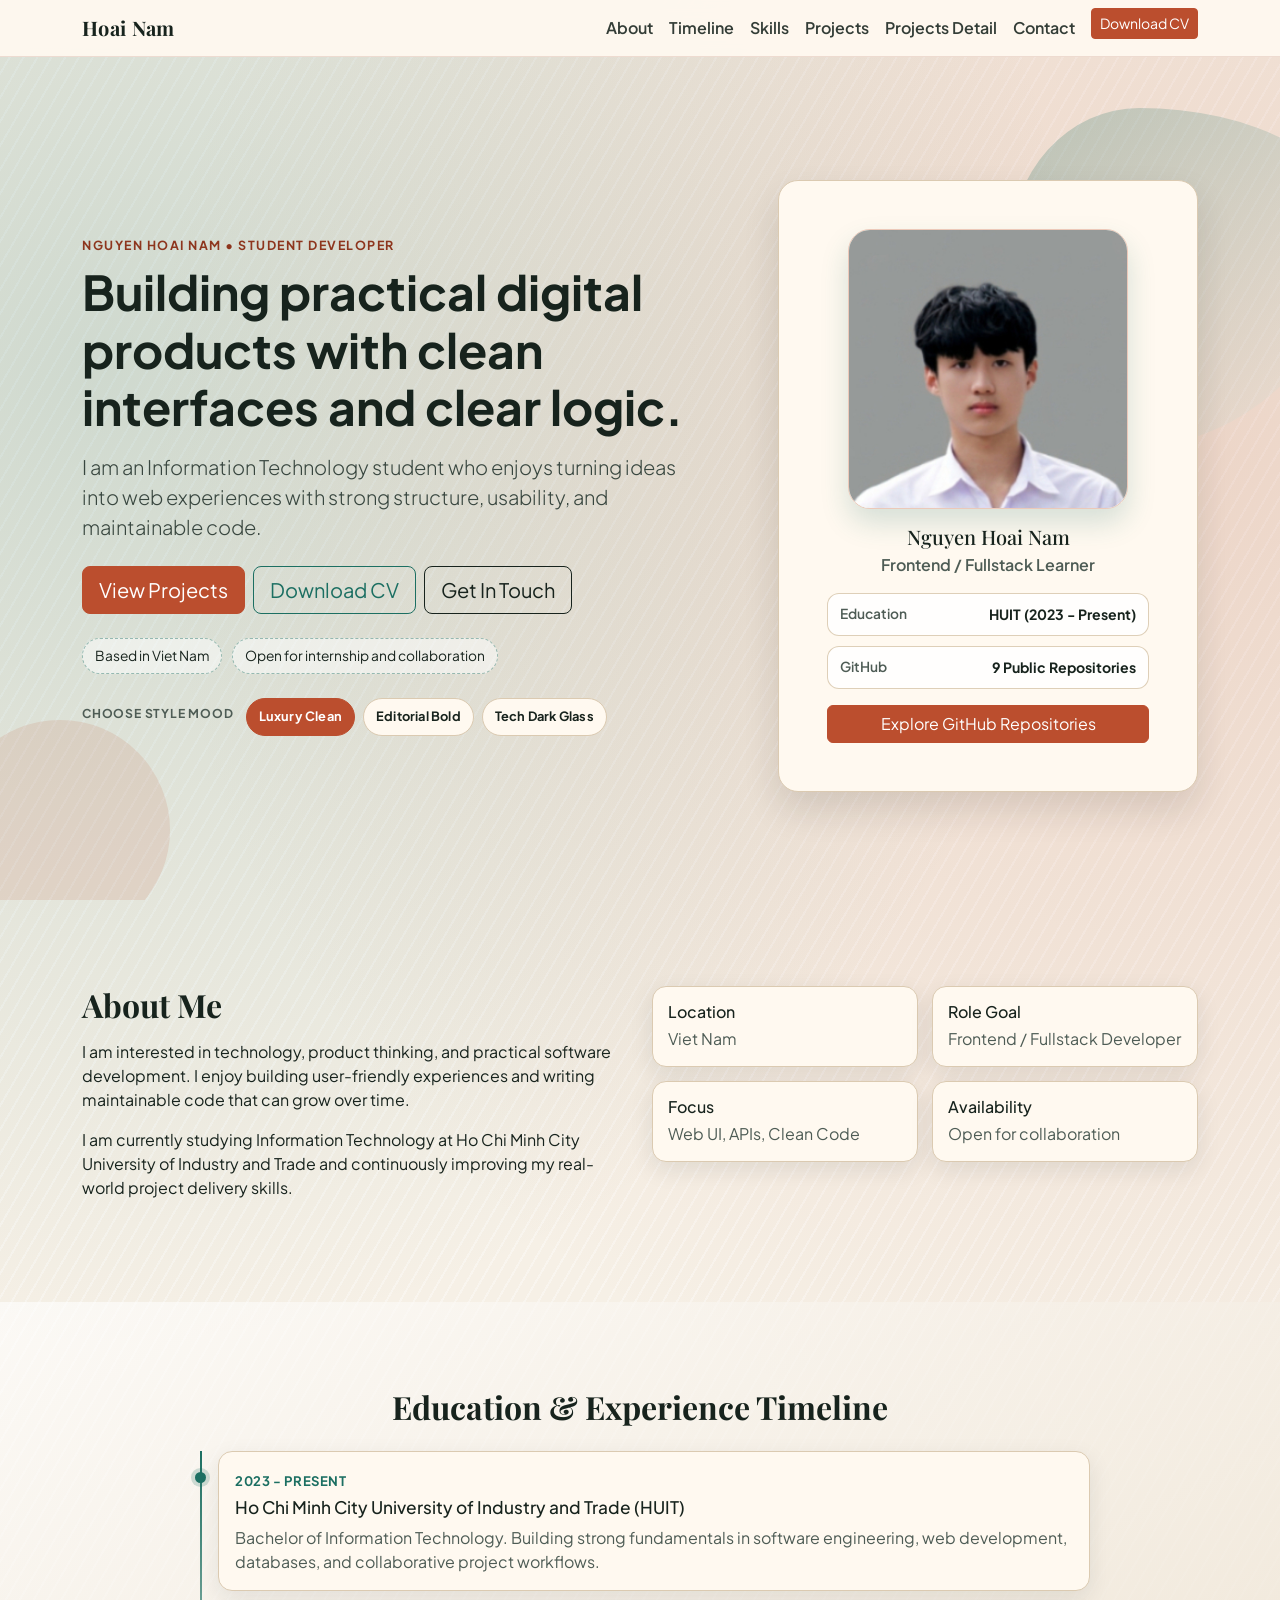
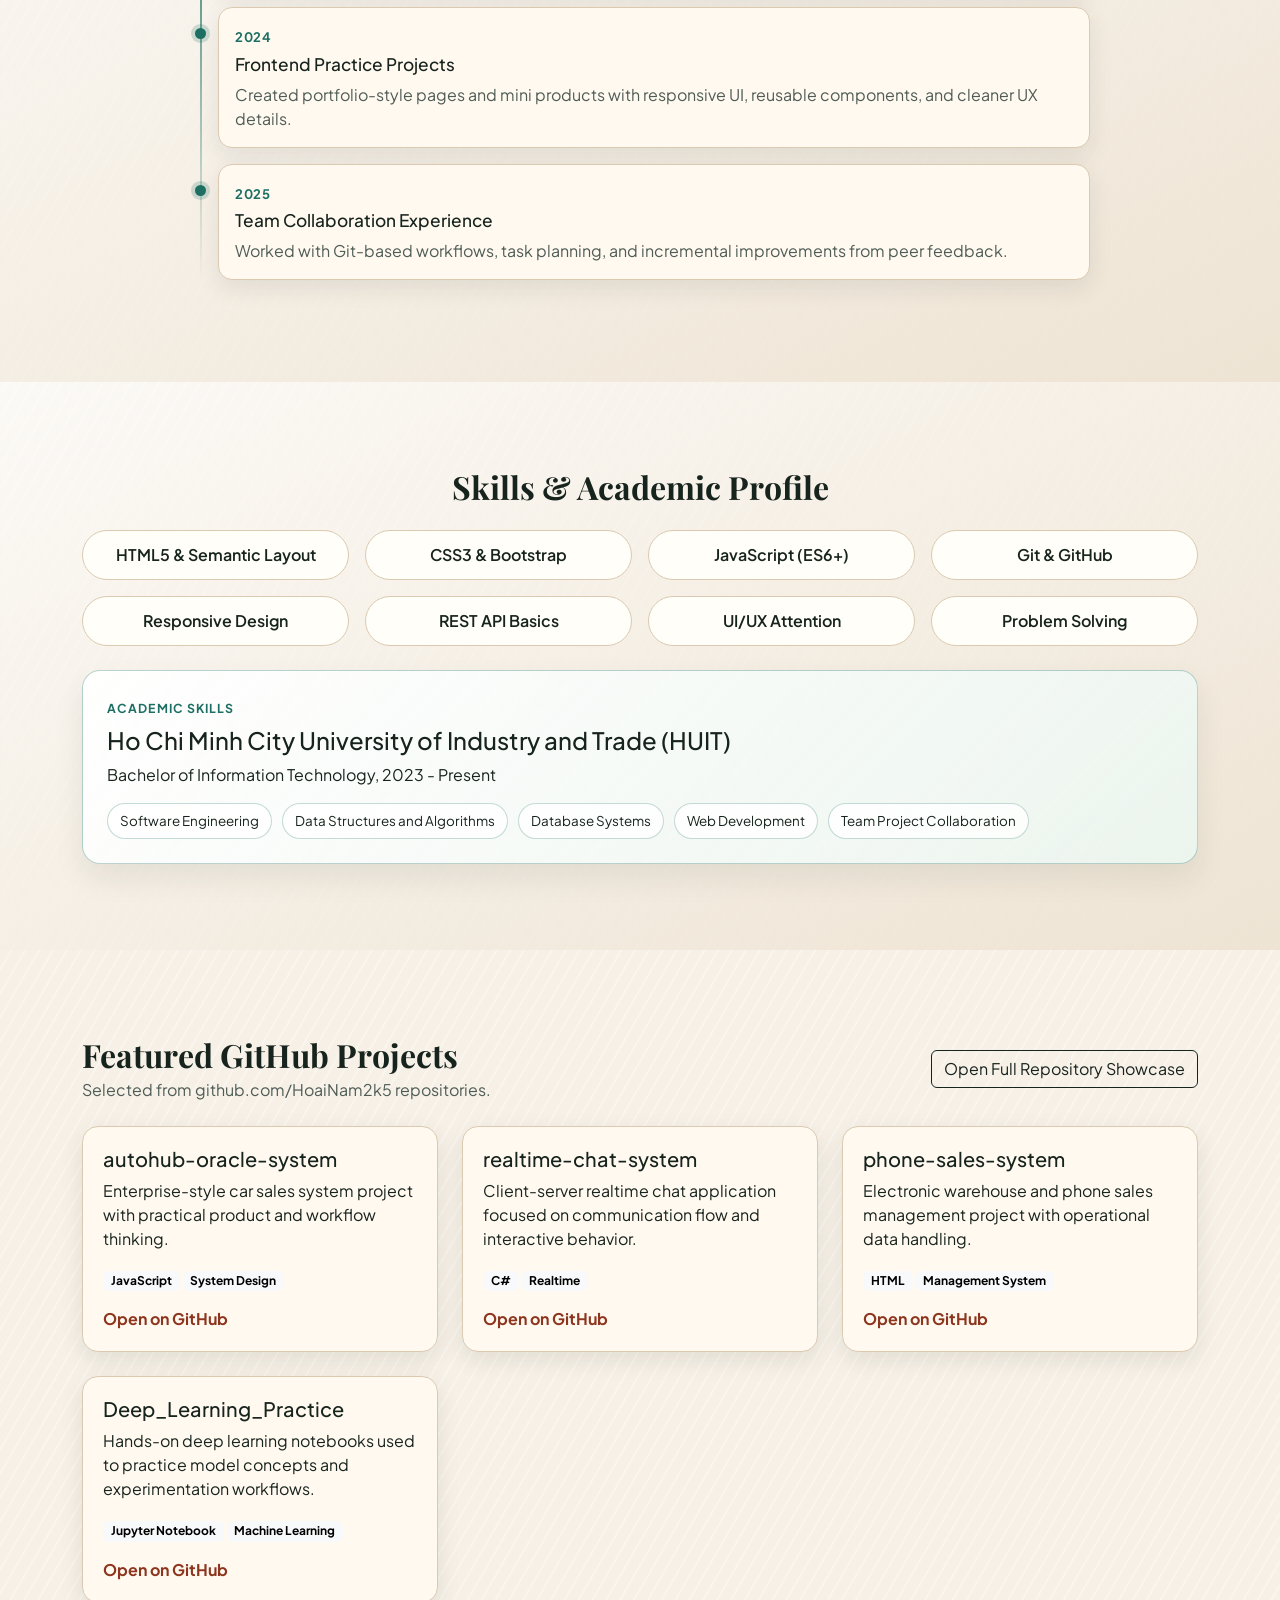
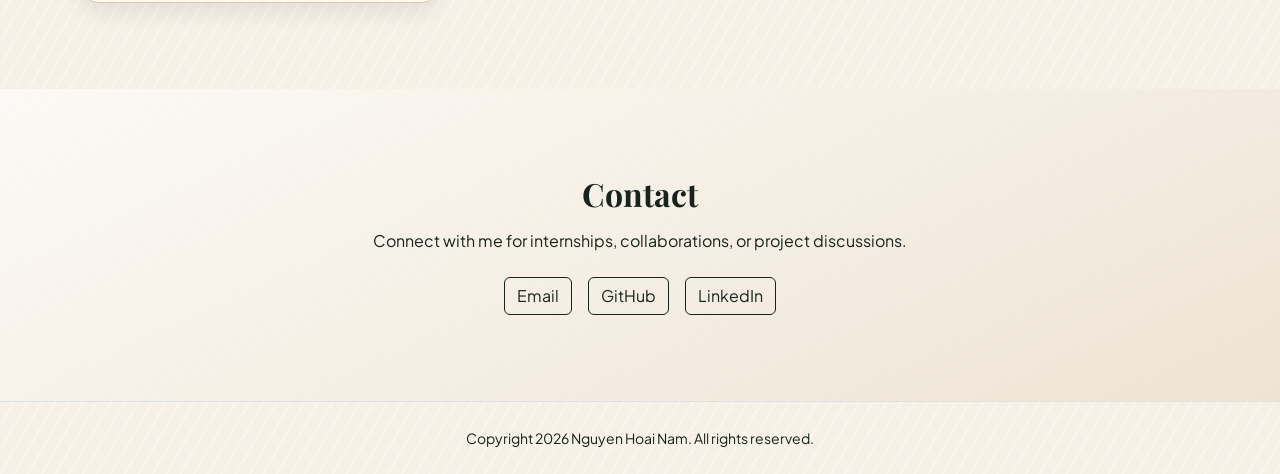
<file: index.html>
<!doctype html>
<html lang="en">
<head>
  <meta charset="UTF-8" />
  <meta name="viewport" content="width=device-width, initial-scale=1.0" />
  <title>Nguyen Hoai Nam - Profile</title>
  <meta name="description" content="Nguyen Hoai Nam portfolio with profile, academic background, and project showcase from GitHub repositories." />

  <link rel="preconnect" href="https://fonts.googleapis.com" />
  <link rel="preconnect" href="https://fonts.gstatic.com" crossorigin />
  <link href="https://fonts.googleapis.com/css2?family=Bebas+Neue&family=Playfair+Display:wght@500;700;800&family=Plus+Jakarta+Sans:wght@400;500;600;700&family=Sora:wght@400;500;600;700&display=swap" rel="stylesheet" />

  <link
    href="https://cdn.jsdelivr.net/npm/bootstrap@5.3.3/dist/css/bootstrap.min.css"
    rel="stylesheet"
    integrity="sha384-QWTKZyjpPEjISv5WaRU9OFeRpok6YctnYmDr5pNlyT2bRjXh0JMhjY6hW+ALEwIH"
    crossorigin="anonymous"
  />

  <link rel="stylesheet" href="assets/css/style.css" />
</head>
<body data-bs-spy="scroll" data-bs-target="#mainNav" data-bs-offset="90" tabindex="0">
  <header>
    <nav id="mainNav" class="navbar navbar-expand-lg navbar-light nav-shell fixed-top">
      <div class="container">
        <a class="navbar-brand fw-bold" href="#home">Hoai Nam</a>
        <button class="navbar-toggler" type="button" data-bs-toggle="collapse" data-bs-target="#navbarContent" aria-controls="navbarContent" aria-expanded="false" aria-label="Toggle navigation">
          <span class="navbar-toggler-icon"></span>
        </button>
        <div class="collapse navbar-collapse" id="navbarContent">
          <ul class="navbar-nav ms-auto mb-2 mb-lg-0">
            <li class="nav-item"><a class="nav-link" href="#about">About</a></li>
            <li class="nav-item"><a class="nav-link" href="#timeline">Timeline</a></li>
            <li class="nav-item"><a class="nav-link" href="#skills">Skills</a></li>
            <li class="nav-item"><a class="nav-link" href="#projects">Projects</a></li>
            <li class="nav-item"><a class="nav-link" href="projects.html">Projects Detail</a></li>
            <li class="nav-item"><a class="nav-link" href="#contact">Contact</a></li>
            <li class="nav-item ms-lg-2"><a class="btn btn-sm btn-brand" href="assets/docs/NguyenHoaiNam_CV.pdf" download>Download CV</a></li>
          </ul>
        </div>
      </div>
    </nav>
  </header>

  <main>
    <section id="home" class="hero-section d-flex align-items-center">
      <div class="container py-5">
        <div class="row align-items-center g-4 g-lg-5">
          <div class="col-lg-7">
            <p class="eyebrow mb-2">Nguyen Hoai Nam • Student Developer</p>
            <h1 class="display-5 fw-bold mb-3">Building practical digital products with clean interfaces and clear logic.</h1>
            <p class="lead mb-4">I am an Information Technology student who enjoys turning ideas into web experiences with strong structure, usability, and maintainable code.</p>
            <div class="d-flex flex-wrap gap-2">
              <a href="#projects" class="btn btn-brand btn-lg">View Projects</a>
              <a href="assets/docs/NguyenHoaiNam_CV.pdf" class="btn btn-outline-success btn-lg" download>Download CV</a>
              <a href="#contact" class="btn btn-outline-dark btn-lg">Get In Touch</a>
            </div>
            <div class="hero-meta mt-4">
              <span>Based in Viet Nam</span>
              <span>Open for internship and collaboration</span>
            </div>
            <div class="theme-switcher mt-4" aria-label="Style mode switcher">
              <p class="theme-switcher-label mb-2">Choose Style Mood</p>
              <div class="theme-switcher-buttons">
                <button class="theme-btn active" data-theme="luxury" type="button">Luxury Clean</button>
                <button class="theme-btn" data-theme="editorial" type="button">Editorial Bold</button>
                <button class="theme-btn" data-theme="tech" type="button">Tech Dark Glass</button>
              </div>
            </div>
          </div>
          <div class="col-lg-5">
            <aside class="profile-card profile-card--compact p-4 p-md-5">
              <div class="avatar-shell">
                <img src="assets/images/personal/Avt.jpg" alt="Nguyen Hoai Nam profile" class="img-fluid profile-image" />
              </div>
              <div class="profile-identity mt-3">
                <h2 class="h5 mb-1">Nguyen Hoai Nam</h2>
                <p class="mb-0">Frontend / Fullstack Learner</p>
              </div>
              <div class="profile-mini-list mt-3">
                <div>
                  <span>Education</span>
                  <strong>HUIT (2023 - Present)</strong>
                </div>
                <div>
                  <span>GitHub</span>
                  <strong>9 Public Repositories</strong>
                </div>
              </div>
              <a class="btn btn-brand w-100 mt-3" href="https://github.com/HoaiNam2k5?tab=repositories" target="_blank" rel="noopener noreferrer">Explore GitHub Repositories</a>
            </aside>
          </div>
        </div>
      </div>
    </section>

    <section id="about" class="section-space">
      <div class="container">
        <div class="row g-4">
          <div class="col-lg-6">
            <h2 class="section-title">About Me</h2>
            <p>I am interested in technology, product thinking, and practical software development. I enjoy building user-friendly experiences and writing maintainable code that can grow over time.</p>
            <p>I am currently studying Information Technology at Ho Chi Minh City University of Industry and Trade and continuously improving my real-world project delivery skills.</p>
          </div>
          <div class="col-lg-6">
            <div class="info-grid">
              <div class="info-item">
                <h3>Location</h3>
                <p>Viet Nam</p>
              </div>
              <div class="info-item">
                <h3>Role Goal</h3>
                <p>Frontend / Fullstack Developer</p>
              </div>
              <div class="info-item">
                <h3>Focus</h3>
                <p>Web UI, APIs, Clean Code</p>
              </div>
              <div class="info-item">
                <h3>Availability</h3>
                <p>Open for collaboration</p>
              </div>
            </div>
          </div>
        </div>
      </div>
    </section>

    <section id="timeline" class="section-space section-soft">
      <div class="container">
        <h2 class="section-title text-center mb-4">Education & Experience Timeline</h2>
        <div class="timeline-wrap">
          <article class="timeline-item">
            <span class="timeline-date">2023 - Present</span>
            <h3>Ho Chi Minh City University of Industry and Trade (HUIT)</h3>
            <p>Bachelor of Information Technology. Building strong fundamentals in software engineering, web development, databases, and collaborative project workflows.</p>
          </article>
          <article class="timeline-item">
            <span class="timeline-date">2024</span>
            <h3>Frontend Practice Projects</h3>
            <p>Created portfolio-style pages and mini products with responsive UI, reusable components, and cleaner UX details.</p>
          </article>
          <article class="timeline-item">
            <span class="timeline-date">2025</span>
            <h3>Team Collaboration Experience</h3>
            <p>Worked with Git-based workflows, task planning, and incremental improvements from peer feedback.</p>
          </article>
        </div>
      </div>
    </section>

    <section id="skills" class="section-space section-soft">
      <div class="container">
        <h2 class="section-title text-center mb-4">Skills & Academic Profile</h2>
        <div class="row g-3 mb-4">
          <div class="col-sm-6 col-lg-3"><div class="skill-pill">HTML5 & Semantic Layout</div></div>
          <div class="col-sm-6 col-lg-3"><div class="skill-pill">CSS3 & Bootstrap</div></div>
          <div class="col-sm-6 col-lg-3"><div class="skill-pill">JavaScript (ES6+)</div></div>
          <div class="col-sm-6 col-lg-3"><div class="skill-pill">Git & GitHub</div></div>
          <div class="col-sm-6 col-lg-3"><div class="skill-pill">Responsive Design</div></div>
          <div class="col-sm-6 col-lg-3"><div class="skill-pill">REST API Basics</div></div>
          <div class="col-sm-6 col-lg-3"><div class="skill-pill">UI/UX Attention</div></div>
          <div class="col-sm-6 col-lg-3"><div class="skill-pill">Problem Solving</div></div>
        </div>
        <div class="school-skill-card">
          <p class="school-label mb-2">Academic Skills</p>
          <h3 class="h4 mb-2">Ho Chi Minh City University of Industry and Trade (HUIT)</h3>
          <p class="mb-3">Bachelor of Information Technology, 2023 - Present</p>
          <div class="school-tags">
            <span>Software Engineering</span>
            <span>Data Structures and Algorithms</span>
            <span>Database Systems</span>
            <span>Web Development</span>
            <span>Team Project Collaboration</span>
          </div>
        </div>
      </div>
    </section>

    <section id="projects" class="section-space">
      <div class="container">
        <div class="d-flex justify-content-between align-items-center flex-wrap gap-2 mb-4">
          <div>
            <h2 class="section-title text-center text-lg-start mb-1">Featured GitHub Projects</h2>
            <p class="text-muted mb-0">Selected from github.com/HoaiNam2k5 repositories.</p>
          </div>
          <a class="btn btn-outline-dark" href="projects.html">Open Full Repository Showcase</a>
        </div>
        <div class="row g-4">
          <div class="col-md-6 col-lg-4">
            <article class="project-card h-100">
              <h3 class="h5">autohub-oracle-system</h3>
              <p>Enterprise-style car sales system project with practical product and workflow thinking.</p>
              <span class="badge text-bg-light">JavaScript</span>
              <span class="badge text-bg-light">System Design</span>
              <div class="mt-3"><a href="https://github.com/HoaiNam2k5/autohub-oracle-system" class="project-link" target="_blank" rel="noopener noreferrer">Open on GitHub</a></div>
            </article>
          </div>
          <div class="col-md-6 col-lg-4">
            <article class="project-card h-100">
              <h3 class="h5">realtime-chat-system</h3>
              <p>Client-server realtime chat application focused on communication flow and interactive behavior.</p>
              <span class="badge text-bg-light">C#</span>
              <span class="badge text-bg-light">Realtime</span>
              <div class="mt-3"><a href="https://github.com/HoaiNam2k5/realtime-chat-system" class="project-link" target="_blank" rel="noopener noreferrer">Open on GitHub</a></div>
            </article>
          </div>
          <div class="col-md-6 col-lg-4">
            <article class="project-card h-100">
              <h3 class="h5">phone-sales-system</h3>
              <p>Electronic warehouse and phone sales management project with operational data handling.</p>
              <span class="badge text-bg-light">HTML</span>
              <span class="badge text-bg-light">Management System</span>
              <div class="mt-3"><a href="https://github.com/HoaiNam2k5/phone-sales-system" class="project-link" target="_blank" rel="noopener noreferrer">Open on GitHub</a></div>
            </article>
          </div>
          <div class="col-md-6 col-lg-4">
            <article class="project-card h-100">
              <h3 class="h5">Deep_Learning_Practice</h3>
              <p>Hands-on deep learning notebooks used to practice model concepts and experimentation workflows.</p>
              <span class="badge text-bg-light">Jupyter Notebook</span>
              <span class="badge text-bg-light">Machine Learning</span>
              <div class="mt-3"><a href="https://github.com/HoaiNam2k5/Deep_Learning_Practice" class="project-link" target="_blank" rel="noopener noreferrer">Open on GitHub</a></div>
            </article>
          </div>
        </div>
      </div>
    </section>

    <section id="contact" class="section-space section-soft">
      <div class="container">
        <div class="row justify-content-center">
          <div class="col-lg-8 text-center">
            <h2 class="section-title mb-3">Contact</h2>
            <p class="mb-4">Connect with me for internships, collaborations, or project discussions.</p>
            <div class="d-flex flex-wrap justify-content-center gap-3">
              <a class="btn btn-outline-dark" href="#" aria-label="Email">Email</a>
              <a class="btn btn-outline-dark" href="https://github.com/HoaiNam2k5" target="_blank" rel="noopener noreferrer" aria-label="GitHub">GitHub</a>
              <a class="btn btn-outline-dark" href="#" aria-label="LinkedIn">LinkedIn</a>
            </div>
          </div>
        </div>
      </div>
    </section>
  </main>

  <footer class="py-4 border-top">
    <div class="container text-center">
      <small>Copyright <span id="currentYear"></span> Nguyen Hoai Nam. All rights reserved.</small>
    </div>
  </footer>

  <script
    src="https://cdn.jsdelivr.net/npm/bootstrap@5.3.3/dist/js/bootstrap.bundle.min.js"
    integrity="sha384-YvpcrYf0tY3lHB60NNkmXc5s9fDVZLESaAA55NDzOxhy9GkcIdslK1eN7N6jIeHz"
    crossorigin="anonymous"
  ></script>
  <script src="assets/js/main.js"></script>
</body>
</html>
</file>
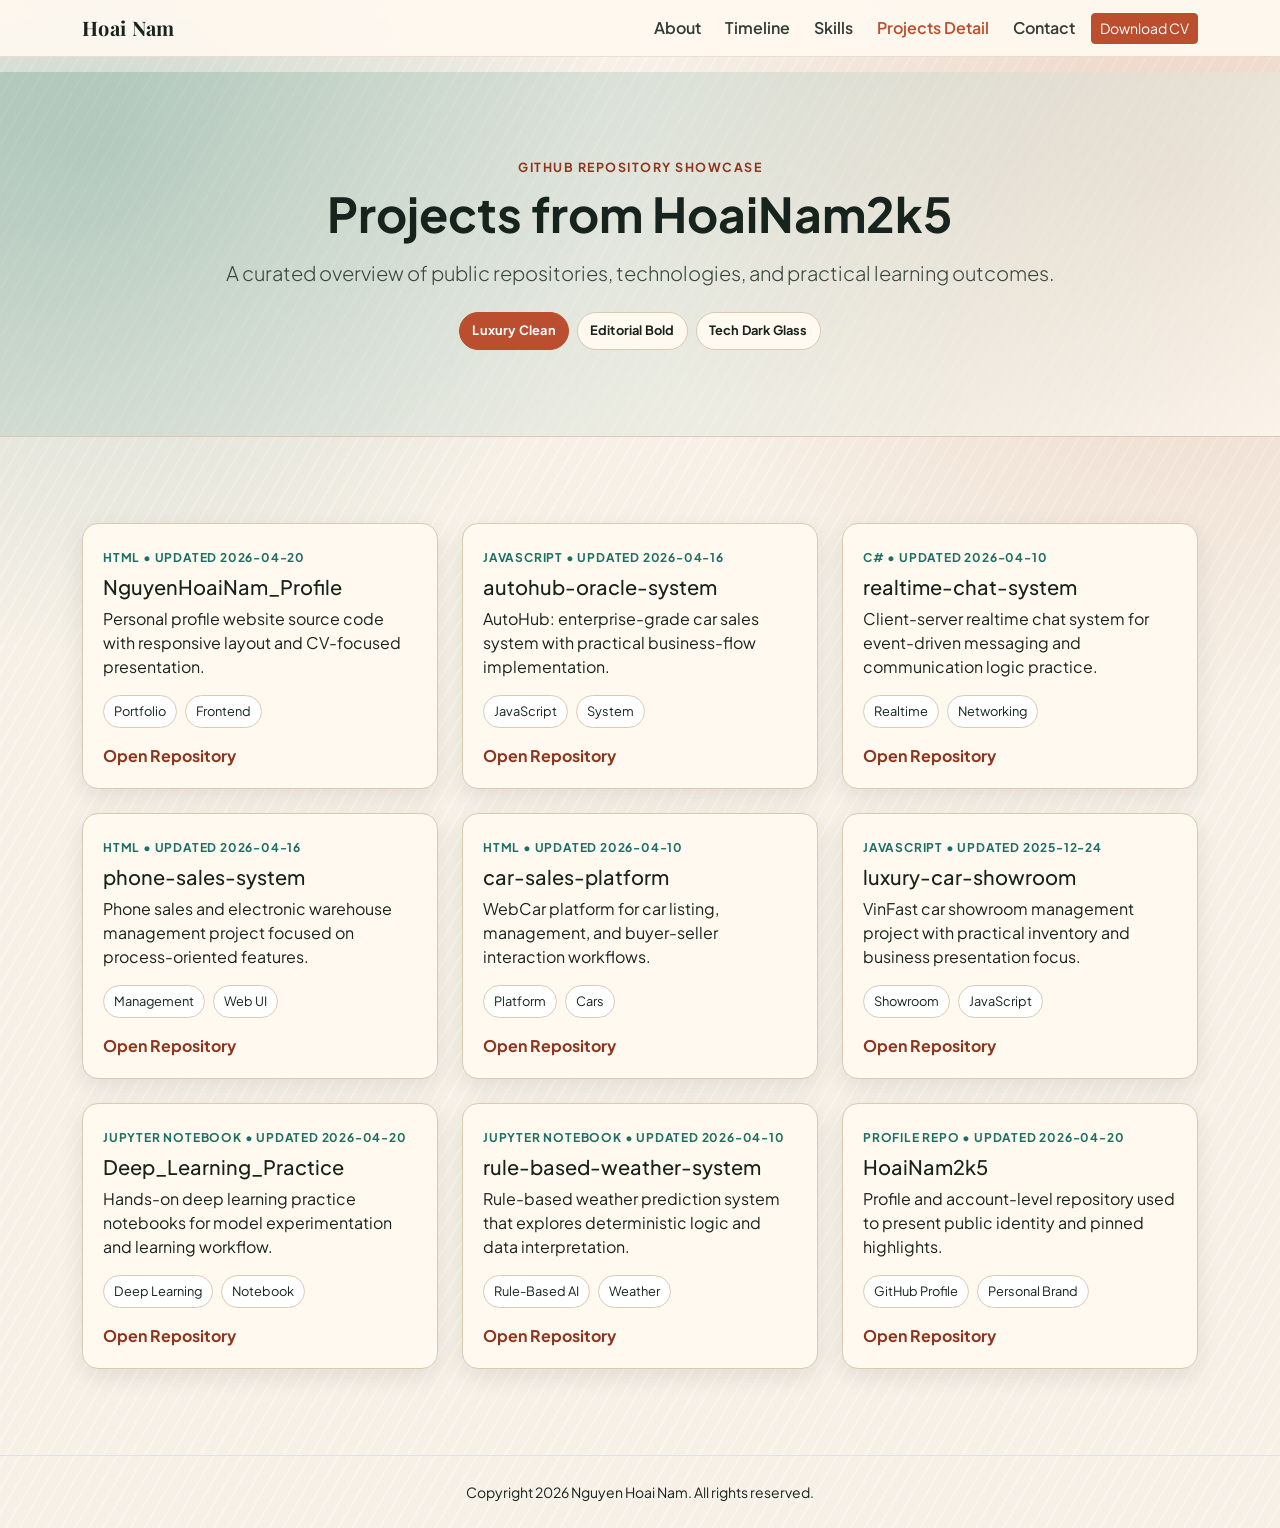
<file: projects.html>
<!doctype html>
<html lang="en">
<head>
  <meta charset="UTF-8" />
  <meta name="viewport" content="width=device-width, initial-scale=1.0" />
  <title>Nguyen Hoai Nam - Projects</title>
  <meta name="description" content="Repository showcase for Nguyen Hoai Nam with selected GitHub projects and stacks." />

  <link rel="preconnect" href="https://fonts.googleapis.com" />
  <link rel="preconnect" href="https://fonts.gstatic.com" crossorigin />
  <link href="https://fonts.googleapis.com/css2?family=Bebas+Neue&family=Playfair+Display:wght@500;700;800&family=Plus+Jakarta+Sans:wght@400;500;600;700&family=Sora:wght@400;500;600;700&display=swap" rel="stylesheet" />

  <link
    href="https://cdn.jsdelivr.net/npm/bootstrap@5.3.3/dist/css/bootstrap.min.css"
    rel="stylesheet"
    integrity="sha384-QWTKZyjpPEjISv5WaRU9OFeRpok6YctnYmDr5pNlyT2bRjXh0JMhjY6hW+ALEwIH"
    crossorigin="anonymous"
  />

  <link rel="stylesheet" href="assets/css/style.css" />
</head>
<body>
  <header>
    <nav class="navbar navbar-expand-lg navbar-light nav-shell fixed-top">
      <div class="container">
        <a class="navbar-brand fw-bold" href="index.html#home">Hoai Nam</a>
        <button class="navbar-toggler" type="button" data-bs-toggle="collapse" data-bs-target="#navbarContent" aria-controls="navbarContent" aria-expanded="false" aria-label="Toggle navigation">
          <span class="navbar-toggler-icon"></span>
        </button>
        <div class="collapse navbar-collapse" id="navbarContent">
          <ul class="navbar-nav ms-auto mb-2 mb-lg-0 align-items-lg-center gap-lg-2">
            <li class="nav-item"><a class="nav-link" href="index.html#about">About</a></li>
            <li class="nav-item"><a class="nav-link" href="index.html#timeline">Timeline</a></li>
            <li class="nav-item"><a class="nav-link" href="index.html#skills">Skills</a></li>
            <li class="nav-item"><a class="nav-link active" aria-current="page" href="projects.html">Projects Detail</a></li>
            <li class="nav-item"><a class="nav-link" href="index.html#contact">Contact</a></li>
            <li class="nav-item"><a class="btn btn-sm btn-brand" href="assets/docs/NguyenHoaiNam_CV.pdf" download>Download CV</a></li>
          </ul>
        </div>
      </div>
    </nav>
  </header>

  <main>
    <section class="project-hero section-space">
      <div class="container text-center">
        <p class="eyebrow mb-2">GitHub Repository Showcase</p>
        <h1 class="display-5 fw-bold mb-3">Projects from HoaiNam2k5</h1>
        <p class="lead mb-0">A curated overview of public repositories, technologies, and practical learning outcomes.</p>
        <div class="theme-switcher justify-content-center mt-4" aria-label="Style mode switcher">
          <div class="theme-switcher-buttons">
            <button class="theme-btn active" data-theme="luxury" type="button">Luxury Clean</button>
            <button class="theme-btn" data-theme="editorial" type="button">Editorial Bold</button>
            <button class="theme-btn" data-theme="tech" type="button">Tech Dark Glass</button>
          </div>
        </div>
      </div>
    </section>

    <section class="section-space" id="repository-list">
      <div class="container">
        <div class="row g-4">
          <div class="col-md-6 col-xl-4">
            <article class="repo-card h-100">
              <p class="repo-meta mb-2">HTML • Updated 2026-04-20</p>
              <h2 class="h5 mb-2">NguyenHoaiNam_Profile</h2>
              <p class="mb-3">Personal profile website source code with responsive layout and CV-focused presentation.</p>
              <div class="d-flex flex-wrap gap-2 mb-3">
                <span class="stack-tag">Portfolio</span>
                <span class="stack-tag">Frontend</span>
              </div>
              <a class="project-link" href="https://github.com/HoaiNam2k5/NguyenHoaiNam_Profile" target="_blank" rel="noopener noreferrer">Open Repository</a>
            </article>
          </div>

          <div class="col-md-6 col-xl-4">
            <article class="repo-card h-100">
              <p class="repo-meta mb-2">JavaScript • Updated 2026-04-16</p>
              <h2 class="h5 mb-2">autohub-oracle-system</h2>
              <p class="mb-3">AutoHub: enterprise-grade car sales system with practical business-flow implementation.</p>
              <div class="d-flex flex-wrap gap-2 mb-3">
                <span class="stack-tag">JavaScript</span>
                <span class="stack-tag">System</span>
              </div>
              <a class="project-link" href="https://github.com/HoaiNam2k5/autohub-oracle-system" target="_blank" rel="noopener noreferrer">Open Repository</a>
            </article>
          </div>

          <div class="col-md-6 col-xl-4">
            <article class="repo-card h-100">
              <p class="repo-meta mb-2">C# • Updated 2026-04-10</p>
              <h2 class="h5 mb-2">realtime-chat-system</h2>
              <p class="mb-3">Client-server realtime chat system for event-driven messaging and communication logic practice.</p>
              <div class="d-flex flex-wrap gap-2 mb-3">
                <span class="stack-tag">Realtime</span>
                <span class="stack-tag">Networking</span>
              </div>
              <a class="project-link" href="https://github.com/HoaiNam2k5/realtime-chat-system" target="_blank" rel="noopener noreferrer">Open Repository</a>
            </article>
          </div>

          <div class="col-md-6 col-xl-4">
            <article class="repo-card h-100">
              <p class="repo-meta mb-2">HTML • Updated 2026-04-16</p>
              <h2 class="h5 mb-2">phone-sales-system</h2>
              <p class="mb-3">Phone sales and electronic warehouse management project focused on process-oriented features.</p>
              <div class="d-flex flex-wrap gap-2 mb-3">
                <span class="stack-tag">Management</span>
                <span class="stack-tag">Web UI</span>
              </div>
              <a class="project-link" href="https://github.com/HoaiNam2k5/phone-sales-system" target="_blank" rel="noopener noreferrer">Open Repository</a>
            </article>
          </div>

          <div class="col-md-6 col-xl-4">
            <article class="repo-card h-100">
              <p class="repo-meta mb-2">HTML • Updated 2026-04-10</p>
              <h2 class="h5 mb-2">car-sales-platform</h2>
              <p class="mb-3">WebCar platform for car listing, management, and buyer-seller interaction workflows.</p>
              <div class="d-flex flex-wrap gap-2 mb-3">
                <span class="stack-tag">Platform</span>
                <span class="stack-tag">Cars</span>
              </div>
              <a class="project-link" href="https://github.com/HoaiNam2k5/car-sales-platform" target="_blank" rel="noopener noreferrer">Open Repository</a>
            </article>
          </div>

          <div class="col-md-6 col-xl-4">
            <article class="repo-card h-100">
              <p class="repo-meta mb-2">JavaScript • Updated 2025-12-24</p>
              <h2 class="h5 mb-2">luxury-car-showroom</h2>
              <p class="mb-3">VinFast car showroom management project with practical inventory and business presentation focus.</p>
              <div class="d-flex flex-wrap gap-2 mb-3">
                <span class="stack-tag">Showroom</span>
                <span class="stack-tag">JavaScript</span>
              </div>
              <a class="project-link" href="https://github.com/HoaiNam2k5/luxury-car-showroom" target="_blank" rel="noopener noreferrer">Open Repository</a>
            </article>
          </div>

          <div class="col-md-6 col-xl-4">
            <article class="repo-card h-100">
              <p class="repo-meta mb-2">Jupyter Notebook • Updated 2026-04-20</p>
              <h2 class="h5 mb-2">Deep_Learning_Practice</h2>
              <p class="mb-3">Hands-on deep learning practice notebooks for model experimentation and learning workflow.</p>
              <div class="d-flex flex-wrap gap-2 mb-3">
                <span class="stack-tag">Deep Learning</span>
                <span class="stack-tag">Notebook</span>
              </div>
              <a class="project-link" href="https://github.com/HoaiNam2k5/Deep_Learning_Practice" target="_blank" rel="noopener noreferrer">Open Repository</a>
            </article>
          </div>

          <div class="col-md-6 col-xl-4">
            <article class="repo-card h-100">
              <p class="repo-meta mb-2">Jupyter Notebook • Updated 2026-04-10</p>
              <h2 class="h5 mb-2">rule-based-weather-system</h2>
              <p class="mb-3">Rule-based weather prediction system that explores deterministic logic and data interpretation.</p>
              <div class="d-flex flex-wrap gap-2 mb-3">
                <span class="stack-tag">Rule-Based AI</span>
                <span class="stack-tag">Weather</span>
              </div>
              <a class="project-link" href="https://github.com/HoaiNam2k5/rule-based-weather-system" target="_blank" rel="noopener noreferrer">Open Repository</a>
            </article>
          </div>

          <div class="col-md-6 col-xl-4">
            <article class="repo-card h-100">
              <p class="repo-meta mb-2">Profile Repo • Updated 2026-04-20</p>
              <h2 class="h5 mb-2">HoaiNam2k5</h2>
              <p class="mb-3">Profile and account-level repository used to present public identity and pinned highlights.</p>
              <div class="d-flex flex-wrap gap-2 mb-3">
                <span class="stack-tag">GitHub Profile</span>
                <span class="stack-tag">Personal Brand</span>
              </div>
              <a class="project-link" href="https://github.com/HoaiNam2k5/HoaiNam2k5" target="_blank" rel="noopener noreferrer">Open Repository</a>
            </article>
          </div>
        </div>
      </div>
    </section>
  </main>

  <footer class="py-4 border-top">
    <div class="container text-center">
      <small>Copyright <span id="currentYear"></span> Nguyen Hoai Nam. All rights reserved.</small>
    </div>
  </footer>

  <script
    src="https://cdn.jsdelivr.net/npm/bootstrap@5.3.3/dist/js/bootstrap.bundle.min.js"
    integrity="sha384-YvpcrYf0tY3lHB60NNkmXc5s9fDVZLESaAA55NDzOxhy9GkcIdslK1eN7N6jIeHz"
    crossorigin="anonymous"
  ></script>
  <script src="assets/js/main.js"></script>
</body>
</html>
</file>
<file: assets/css/style.css>
:root {
  --font-body: "Plus Jakarta Sans", sans-serif;
  --font-display: "Playfair Display", serif;
  --bg-main: #f6f0e6;
  --card: #fff9f0;
  --line: #dbcab1;
  --text-main: #17231d;
  --text-soft: #4e5c55;
  --brand: #bb4e2e;
  --brand-dark: #8d351d;
  --accent: #1c6f62;
  --nav-bg: rgba(255, 249, 240, 0.92);
  --nav-border: rgba(141, 53, 29, 0.14);
  --bg-layer-1: radial-gradient(circle at 8% 10%, rgba(28, 111, 98, 0.18), transparent 28%);
  --bg-layer-2: radial-gradient(circle at 92% 12%, rgba(187, 78, 46, 0.17), transparent 30%);
  --bg-layer-3: repeating-linear-gradient(120deg, rgba(255, 255, 255, 0.34), rgba(255, 255, 255, 0.34) 2px, transparent 2px, transparent 12px);
  --hero-shape-1: linear-gradient(140deg, rgba(28, 111, 98, 0.25), rgba(255, 249, 240, 0.2));
  --hero-shape-2: rgba(187, 78, 46, 0.12);
  --meta-border: rgba(28, 111, 98, 0.42);
  --meta-bg: rgba(255, 255, 255, 0.5);
  --surface-filter: none;
  --card-radius: 20px;
  --card-shadow: 0 18px 36px rgba(35, 26, 15, 0.12);
  --avatar-border: rgba(187, 78, 46, 0.28);
  --avatar-shadow: 0 14px 28px rgba(28, 111, 98, 0.18);
  --item-bg: rgba(255, 255, 255, 0.82);
  --item-border: rgba(219, 202, 177, 0.9);
  --item-shadow: 0 8px 24px rgba(23, 35, 29, 0.09);
  --soft-gradient: linear-gradient(155deg, rgba(255, 255, 255, 0.62), rgba(237, 226, 209, 0.88));
  --school-bg: linear-gradient(135deg, rgba(255, 255, 255, 0.94), rgba(235, 248, 244, 0.78));
  --school-border: rgba(28, 111, 98, 0.3);
  --school-shadow: 0 14px 30px rgba(23, 35, 29, 0.08);
  --school-tag-border: rgba(28, 111, 98, 0.26);
  --school-tag-bg: rgba(255, 255, 255, 0.8);
  --pill-bg: #fffef8;
  --tag-bg: #fff;
  --hover-shadow: 0 16px 32px rgba(23, 35, 29, 0.14);
  --lead-color: #38463f;
  --project-hero-bg: linear-gradient(150deg, rgba(28, 111, 98, 0.2), rgba(255, 249, 240, 0.7));
  --footer-border: rgba(141, 53, 29, 0.2);
}

body[data-theme="editorial"] {
  --font-display: "Bebas Neue", sans-serif;
  --bg-main: #f8efe2;
  --card: #fffdf8;
  --line: #211914;
  --text-main: #120f0e;
  --text-soft: #4b3930;
  --brand: #c53f1d;
  --brand-dark: #8b250f;
  --accent: #101010;
  --nav-bg: rgba(255, 248, 238, 0.94);
  --nav-border: rgba(16, 16, 16, 0.25);
  --bg-layer-1: radial-gradient(circle at 0% 8%, rgba(197, 63, 29, 0.22), transparent 31%);
  --bg-layer-2: radial-gradient(circle at 96% 20%, rgba(16, 16, 16, 0.15), transparent 30%);
  --bg-layer-3: repeating-linear-gradient(90deg, rgba(255, 255, 255, 0.1), rgba(255, 255, 255, 0.1) 1px, transparent 1px, transparent 15px);
  --hero-shape-1: linear-gradient(130deg, rgba(197, 63, 29, 0.35), rgba(255, 253, 248, 0.15));
  --hero-shape-2: rgba(16, 16, 16, 0.1);
  --meta-border: rgba(16, 16, 16, 0.6);
  --meta-bg: rgba(255, 255, 255, 0.62);
  --card-radius: 10px;
  --card-shadow: 0 14px 28px rgba(19, 12, 9, 0.15);
  --avatar-border: rgba(16, 16, 16, 0.32);
  --avatar-shadow: 0 12px 24px rgba(197, 63, 29, 0.2);
  --item-bg: rgba(255, 255, 255, 0.9);
  --item-border: rgba(33, 25, 20, 0.42);
  --item-shadow: 0 10px 20px rgba(17, 11, 8, 0.12);
  --soft-gradient: linear-gradient(165deg, rgba(255, 255, 255, 0.6), rgba(245, 223, 204, 0.84));
  --school-bg: linear-gradient(135deg, rgba(255, 255, 255, 0.92), rgba(255, 229, 213, 0.72));
  --school-border: rgba(33, 25, 20, 0.35);
  --school-shadow: 0 12px 24px rgba(19, 12, 9, 0.14);
  --school-tag-border: rgba(16, 16, 16, 0.3);
  --school-tag-bg: rgba(255, 255, 255, 0.86);
  --pill-bg: #fffaf3;
  --tag-bg: #fffdf7;
  --hover-shadow: 0 14px 30px rgba(19, 12, 9, 0.2);
  --lead-color: #352922;
  --project-hero-bg: linear-gradient(140deg, rgba(197, 63, 29, 0.22), rgba(255, 252, 245, 0.78));
  --footer-border: rgba(16, 16, 16, 0.28);
}

body[data-theme="tech"] {
  --font-body: "Sora", sans-serif;
  --font-display: "Sora", sans-serif;
  --bg-main: #050b14;
  --card: rgba(10, 20, 33, 0.62);
  --line: rgba(108, 159, 191, 0.4);
  --text-main: #eaf5ff;
  --text-soft: #9fc2da;
  --brand: #38d5ff;
  --brand-dark: #1ca0c0;
  --accent: #87ffd7;
  --nav-bg: rgba(8, 16, 28, 0.72);
  --nav-border: rgba(108, 159, 191, 0.35);
  --bg-layer-1: radial-gradient(circle at 14% 8%, rgba(56, 213, 255, 0.22), transparent 26%);
  --bg-layer-2: radial-gradient(circle at 90% 16%, rgba(135, 255, 215, 0.16), transparent 28%);
  --bg-layer-3: repeating-linear-gradient(120deg, rgba(131, 180, 214, 0.1), rgba(131, 180, 214, 0.1) 1px, transparent 1px, transparent 16px);
  --hero-shape-1: linear-gradient(150deg, rgba(56, 213, 255, 0.28), rgba(18, 36, 56, 0.24));
  --hero-shape-2: rgba(96, 177, 242, 0.15);
  --meta-border: rgba(135, 255, 215, 0.55);
  --meta-bg: rgba(8, 17, 30, 0.45);
  --surface-filter: blur(14px);
  --card-radius: 22px;
  --card-shadow: 0 20px 40px rgba(0, 0, 0, 0.35);
  --avatar-border: rgba(56, 213, 255, 0.42);
  --avatar-shadow: 0 14px 30px rgba(17, 53, 74, 0.42);
  --item-bg: rgba(7, 22, 36, 0.58);
  --item-border: rgba(108, 159, 191, 0.34);
  --item-shadow: 0 14px 28px rgba(2, 7, 13, 0.45);
  --soft-gradient: linear-gradient(165deg, rgba(13, 23, 36, 0.86), rgba(5, 11, 20, 0.96));
  --school-bg: linear-gradient(135deg, rgba(12, 26, 39, 0.75), rgba(12, 40, 56, 0.5));
  --school-border: rgba(56, 213, 255, 0.35);
  --school-shadow: 0 18px 32px rgba(0, 0, 0, 0.44);
  --school-tag-border: rgba(135, 255, 215, 0.36);
  --school-tag-bg: rgba(10, 20, 33, 0.72);
  --pill-bg: rgba(10, 20, 33, 0.7);
  --tag-bg: rgba(7, 22, 36, 0.9);
  --hover-shadow: 0 20px 34px rgba(0, 0, 0, 0.56);
  --lead-color: #b7d3ea;
  --project-hero-bg: linear-gradient(150deg, rgba(56, 213, 255, 0.2), rgba(9, 17, 28, 0.75));
  --footer-border: rgba(108, 159, 191, 0.32);
}

* {
  box-sizing: border-box;
}

html,
body {
  scroll-behavior: smooth;
}

body {
  margin: 0;
  font-family: var(--font-body);
  color: var(--text-main);
  padding-top: 72px;
  background:
    var(--bg-layer-1),
    var(--bg-layer-2),
    var(--bg-layer-3),
    var(--bg-main);
}

.nav-shell {
  background: var(--nav-bg);
  backdrop-filter: blur(8px);
  border-bottom: 1px solid var(--nav-border);
}

.navbar-brand {
  font-family: var(--font-display);
  font-size: 1.25rem;
  letter-spacing: 0.3px;
  color: var(--text-main) !important;
}

.nav-link {
  font-weight: 600;
  color: var(--text-main) !important;
  opacity: 0.88;
}

.nav-link.active {
  color: var(--brand) !important;
  opacity: 1;
}

.navbar .btn-brand,
.navbar .btn-brand:hover {
  color: #fff;
}

.hero-section {
  min-height: calc(100vh - 72px);
  position: relative;
  overflow: hidden;
}

.hero-section::before,
.hero-section::after {
  content: "";
  position: absolute;
  pointer-events: none;
}

.hero-section::before {
  width: 340px;
  height: 340px;
  right: -70px;
  top: 36px;
  border-radius: 38% 62% 66% 34% / 42% 34% 66% 58%;
  background: var(--hero-shape-1);
}

.hero-section::after {
  width: 220px;
  height: 220px;
  left: -50px;
  bottom: -40px;
  border-radius: 50%;
  background: var(--hero-shape-2);
}

.eyebrow {
  color: var(--brand-dark);
  text-transform: uppercase;
  letter-spacing: 1.5px;
  font-weight: 700;
  font-size: 0.78rem;
}

.btn-brand {
  background: var(--brand);
  color: #fff;
  border: 1px solid var(--brand);
}

.btn-brand:hover {
  background: var(--brand-dark);
  border-color: var(--brand-dark);
  color: #fff;
}

.hero-meta {
  display: flex;
  flex-wrap: wrap;
  gap: 10px;
}

.hero-meta span {
  border: 1px dashed var(--meta-border);
  border-radius: 999px;
  padding: 7px 12px;
  font-size: 0.86rem;
  background: var(--meta-bg);
}

.profile-card {
  border-radius: var(--card-radius);
  background: var(--card);
  border: 1px solid var(--line);
  box-shadow: var(--card-shadow);
  backdrop-filter: var(--surface-filter);
}

.profile-card--compact {
  max-width: 420px;
  margin-left: auto;
  position: relative;
}

.avatar-shell {
  max-width: 280px;
  margin: 0 auto;
  border-radius: 22px;
  overflow: hidden;
  border: 1px solid var(--avatar-border);
  box-shadow: var(--avatar-shadow);
}

.profile-image {
  width: 100%;
  aspect-ratio: 1 / 1;
  object-fit: cover;
  object-position: center top;
  display: block;
  background: linear-gradient(140deg, #ddede7, #f7f4ee);
}

.profile-identity {
  text-align: center;
}

.profile-identity h2 {
  font-family: var(--font-display);
}

.profile-identity p {
  color: var(--text-soft);
  font-weight: 600;
}

.profile-mini-list {
  display: grid;
  gap: 10px;
}

.profile-mini-list div {
  background: var(--item-bg);
  border: 1px solid var(--item-border);
  border-radius: 12px;
  padding: 10px 12px;
  display: flex;
  justify-content: space-between;
  align-items: center;
  gap: 12px;
}

.profile-mini-list span {
  color: var(--text-soft);
  font-size: 0.86rem;
  font-weight: 600;
}

.profile-mini-list strong {
  font-size: 0.88rem;
}

.section-space {
  padding: 86px 0;
}

.section-soft {
  background: var(--soft-gradient);
}

.section-title {
  font-family: var(--font-display);
  font-weight: 700;
  margin-bottom: 16px;
}

.lead {
  color: var(--lead-color);
}

.info-grid {
  display: grid;
  grid-template-columns: repeat(2, minmax(0, 1fr));
  gap: 14px;
}

.info-item {
  background: var(--card);
  border: 1px solid var(--line);
  border-radius: calc(var(--card-radius) - 6px);
  padding: 15px;
  box-shadow: var(--item-shadow);
  backdrop-filter: var(--surface-filter);
}

.info-item h3 {
  font-size: 1rem;
  margin-bottom: 6px;
  color: var(--text-main);
}

.info-item p {
  margin: 0;
  color: var(--text-soft);
}

.skill-pill {
  background: var(--pill-bg);
  border: 1px solid var(--line);
  border-radius: 999px;
  padding: 12px 14px;
  text-align: center;
  font-weight: 600;
}

.school-skill-card {
  background: var(--school-bg);
  border: 1px solid var(--school-border);
  border-radius: calc(var(--card-radius) - 2px);
  padding: 24px;
  box-shadow: var(--school-shadow);
  backdrop-filter: var(--surface-filter);
}

.school-label {
  display: inline-block;
  text-transform: uppercase;
  letter-spacing: 1.1px;
  font-size: 0.77rem;
  font-weight: 700;
  color: var(--accent);
}

.school-tags {
  display: flex;
  flex-wrap: wrap;
  gap: 10px;
}

.school-tags span {
  border: 1px solid var(--school-tag-border);
  border-radius: 999px;
  padding: 7px 12px;
  font-size: 0.84rem;
  background: var(--school-tag-bg);
}

.project-card {
  padding: 20px;
  border-radius: calc(var(--card-radius) - 4px);
  border: 1px solid var(--line);
  background: var(--card);
  box-shadow: var(--item-shadow);
  transition: transform 0.24s ease, box-shadow 0.24s ease;
  backdrop-filter: var(--surface-filter);
}

.project-card:hover,
.repo-card:hover {
  transform: translateY(-6px);
  box-shadow: var(--hover-shadow);
}

.project-link {
  color: var(--brand-dark);
  font-weight: 700;
  text-decoration: none;
}

.project-link:hover {
  text-decoration: underline;
}

.timeline-wrap {
  position: relative;
  margin: 0 auto;
  max-width: 900px;
  padding-left: 28px;
}

.timeline-wrap::before {
  content: "";
  position: absolute;
  left: 10px;
  top: 0;
  bottom: 0;
  width: 2px;
  background: linear-gradient(var(--accent), transparent);
}

.timeline-item {
  position: relative;
  background: var(--card);
  border: 1px solid var(--line);
  border-radius: calc(var(--card-radius) - 6px);
  padding: 16px;
  margin-bottom: 16px;
  box-shadow: var(--item-shadow);
  backdrop-filter: var(--surface-filter);
}

.timeline-item::before {
  content: "";
  position: absolute;
  left: -24px;
  top: 20px;
  width: 11px;
  height: 11px;
  border-radius: 50%;
  background: var(--accent);
  box-shadow: 0 0 0 4px rgba(28, 111, 98, 0.2);
}

.timeline-date {
  display: inline-block;
  font-size: 0.82rem;
  font-weight: 700;
  letter-spacing: 0.5px;
  color: var(--accent);
  text-transform: uppercase;
  margin-bottom: 7px;
}

.timeline-item h3 {
  font-size: 1.08rem;
  margin-bottom: 8px;
}

.timeline-item p {
  margin-bottom: 0;
  color: var(--text-soft);
}

.project-hero {
  background: var(--project-hero-bg);
  border-bottom: 1px solid var(--line);
}

.repo-card {
  height: 100%;
  border: 1px solid var(--line);
  border-radius: calc(var(--card-radius) - 4px);
  background: var(--card);
  padding: 20px;
  box-shadow: var(--item-shadow);
  transition: transform 0.24s ease, box-shadow 0.24s ease;
  backdrop-filter: var(--surface-filter);
}

.repo-meta {
  display: inline-block;
  font-size: 0.75rem;
  text-transform: uppercase;
  letter-spacing: 0.8px;
  color: var(--accent);
  font-weight: 700;
}

.stack-tag {
  display: inline-block;
  border: 1px solid var(--line);
  border-radius: 999px;
  padding: 6px 10px;
  font-size: 0.8rem;
  background: var(--tag-bg);
}

.text-muted {
  color: var(--text-soft) !important;
}

.btn-outline-dark {
  border-color: var(--text-main);
  color: var(--text-main);
}

.btn-outline-dark:hover {
  background: var(--text-main);
  border-color: var(--text-main);
  color: var(--bg-main);
}

.btn-outline-success {
  border-color: var(--accent);
  color: var(--accent);
}

.btn-outline-success:hover {
  background: var(--accent);
  border-color: var(--accent);
  color: #101010;
}

.theme-switcher {
  display: flex;
  flex-wrap: wrap;
  align-items: center;
  gap: 12px;
}

.theme-switcher-label {
  text-transform: uppercase;
  letter-spacing: 0.8px;
  font-size: 0.76rem;
  font-weight: 700;
  color: var(--text-soft);
}

.theme-switcher-buttons {
  display: flex;
  flex-wrap: wrap;
  gap: 8px;
}

.theme-btn {
  border: 1px solid var(--line);
  background: var(--card);
  color: var(--text-main);
  border-radius: 999px;
  padding: 8px 12px;
  font-size: 0.8rem;
  font-weight: 700;
  letter-spacing: 0.2px;
  transition: all 0.2s ease;
}

.theme-btn:hover {
  transform: translateY(-2px);
  border-color: var(--brand);
}

.theme-btn.active {
  background: var(--brand);
  color: #fff;
  border-color: var(--brand);
}

body[data-theme="editorial"] .section-title,
body[data-theme="editorial"] .navbar-brand,
body[data-theme="editorial"] .display-5 {
  letter-spacing: 0.7px;
}

body[data-theme="editorial"] .theme-btn,
body[data-theme="editorial"] .btn {
  text-transform: uppercase;
  letter-spacing: 0.5px;
}

body[data-theme="editorial"] .project-card,
body[data-theme="editorial"] .repo-card,
body[data-theme="editorial"] .timeline-item,
body[data-theme="editorial"] .profile-card,
body[data-theme="editorial"] .school-skill-card {
  border-width: 1.5px;
}

body[data-theme="tech"] .nav-link,
body[data-theme="tech"] .navbar-brand,
body[data-theme="tech"] .lead,
body[data-theme="tech"] .project-link {
  text-shadow: 0 0 10px rgba(56, 213, 255, 0.18);
}

body[data-theme="tech"] .navbar-toggler {
  border-color: var(--line);
}

body[data-theme="tech"] .navbar-light .navbar-toggler-icon {
  filter: invert(1) brightness(1.7);
}

body[data-theme="tech"] .theme-btn.active {
  color: #042032;
}

footer {
  border-top: 1px solid var(--footer-border) !important;
}

.reveal-up {
  opacity: 0;
  transform: translateY(14px);
  transition: all 0.55s ease;
}

.reveal-up.show {
  opacity: 1;
  transform: translateY(0);
}

@media (max-width: 991.98px) {
  .hero-section {
    min-height: auto;
  }

  .profile-card--compact {
    margin: 10px auto 0;
  }

  .section-space {
    padding: 70px 0;
  }

  .theme-switcher {
    justify-content: center;
  }
}

@media (max-width: 575.98px) {
  .info-grid {
    grid-template-columns: 1fr;
  }

  .timeline-wrap {
    padding-left: 22px;
  }

  .timeline-item::before {
    left: -20px;
  }

  .display-5 {
    font-size: 2.05rem;
  }

  .school-skill-card,
  .repo-card,
  .project-card {
    padding: 18px;
  }
}
</file>
